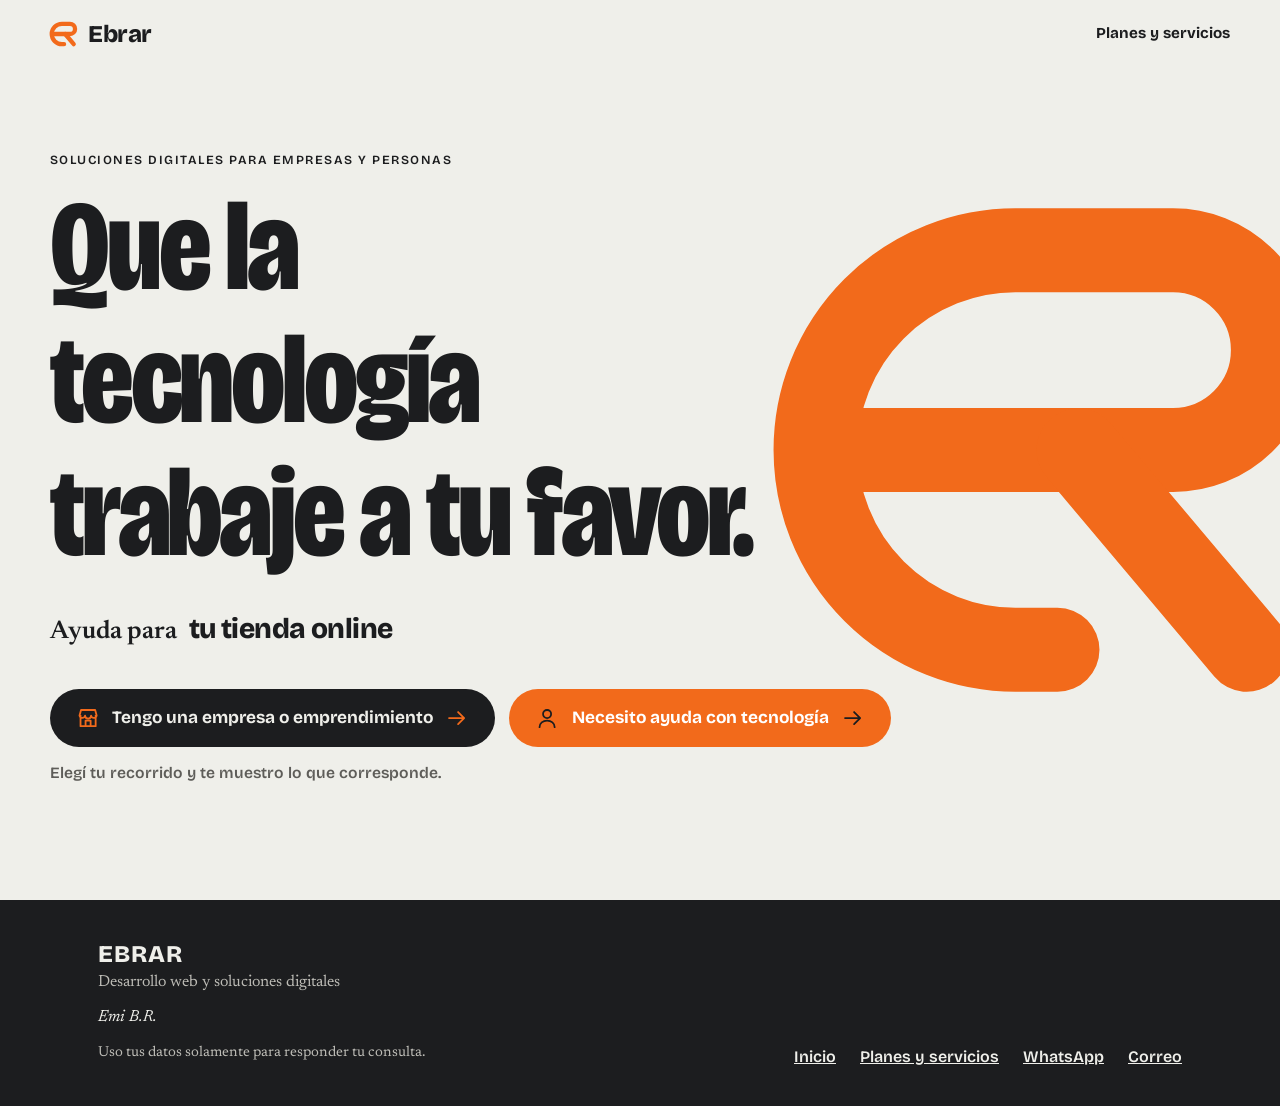
<file: index.html>
<!doctype html>
<html lang="es-AR">
<head>
<meta charset="utf-8">
<meta name="viewport" content="width=device-width, initial-scale=1">
<title>Ebrar | Desarrollo web y soluciones digitales</title>
<meta name="description" content="Sitios web, tiendas online, integraciones y automatización comercial para empresas y emprendimientos. Acompañamiento tecnológico paciente y respetuoso para personas. Trabajo directo, desde Argentina y en remoto.">
<meta name="theme-color" content="#EFEFEA">
<meta name="robots" content="index, follow">
<!-- Cuando tengas el dominio definitivo, agregá: <link rel="canonical" href="https://tu-dominio"> -->
<meta property="og:type" content="website">
<meta property="og:locale" content="es_AR">
<meta property="og:site_name" content="Ebrar">
<meta property="og:title" content="Ebrar | Desarrollo web y soluciones digitales">
<meta property="og:description" content="Que la tecnología trabaje a tu favor. Soluciones digitales para empresas y acompañamiento tecnológico para personas.">
<meta property="og:image" content="og.png">
<meta property="og:image:width" content="1200">
<meta property="og:image:height" content="630">
<meta name="twitter:card" content="summary_large_image">
<link rel="icon" type="image/svg+xml" href="logo.svg">
<link rel="preconnect" href="https://fonts.googleapis.com">
<link rel="preconnect" href="https://fonts.gstatic.com" crossorigin>
<link rel="stylesheet" href="https://fonts.googleapis.com/css2?family=Bricolage+Grotesque:opsz,wdth,wght@12..96,75..100,500..800&family=Newsreader:ital,opsz,wght@0,6..72,400..600;1,6..72,400..500&display=swap">
<link rel="stylesheet" href="styles.css">
<script type="application/ld+json">
{"@context":"https://schema.org","@type":"ProfessionalService","name":"Ebrar","description":"Desarrollo web y soluciones digitales para empresas y emprendimientos, y acompañamiento tecnológico para personas.","areaServed":"AR"}
</script>
</head>
<body>
<a class="skip" href="#contenido">Saltar al contenido</a>

<svg width="0" height="0" style="position:absolute" aria-hidden="true" focusable="false"><defs>
<symbol id="i-phone" viewBox="0 0 24 24"><rect x="7" y="2" width="10" height="20" rx="2.5"/><path d="M11 18.5h2"/></symbol>
<symbol id="i-chat" viewBox="0 0 24 24"><path d="M4 5h16v11H9.5L5 20v-4H4z"/><path d="M8 9.5h8M8 12.5h5"/></symbol>
<symbol id="i-folder" viewBox="0 0 24 24"><path d="M3 6.5h6l2 2.5h10V19H3z"/><circle cx="9" cy="14" r="1.6"/><path d="M12 17.5l3-3 3 3"/></symbol>
<symbol id="i-doc" viewBox="0 0 24 24"><path d="M6 3h8.5L19 7.5V21H6z"/><path d="M14 3v5h5M9.5 14.5l2 2 3.5-4"/></symbol>
<symbol id="i-shield" viewBox="0 0 24 24"><path d="M12 3l8 3v6c0 5-3.4 8-8 9-4.6-1-8-4-8-9V6z"/><path d="M8.5 12l2.5 2.5 4.5-5"/></symbol>
<symbol id="i-store" viewBox="0 0 24 24"><path d="M3.5 9.5L5 4h14l1.5 5.5M4.5 9.5V20h15V9.5M9.5 20v-5.5h5V20M3.5 9.5a2.8 2.8 0 0 0 5.5 0 2.8 2.8 0 0 0 6 0 2.8 2.8 0 0 0 5.5 0"/></symbol>
<symbol id="i-user" viewBox="0 0 24 24"><circle cx="12" cy="8" r="4"/><path d="M4.5 21c0-4 3.4-6.5 7.5-6.5s7.5 2.5 7.5 6.5"/></symbol>
<symbol id="i-arrow" viewBox="0 0 24 24"><path d="M4 12h15M13 6l6 6-6 6"/></symbol>
<symbol id="i-ear" viewBox="0 0 24 24"><path d="M5 5h14v10h-7l-4 4v-4H5z"/><path d="M9 9h6"/></symbol>
<symbol id="i-search" viewBox="0 0 24 24"><circle cx="10.5" cy="10.5" r="6"/><path d="M15 15l5.5 5.5"/></symbol>
<symbol id="i-bolt" viewBox="0 0 24 24"><path d="M13 2.5L4.5 13.5H11l-1 8 8.5-11H12z"/></symbol>
<symbol id="i-check" viewBox="0 0 24 24"><circle cx="12" cy="12" r="9"/><path d="M8 12.5l3 3 5-6"/></symbol>
<symbol id="i-swap" viewBox="0 0 24 24"><path d="M5 8h14l-3-3M19 16H5l3 3"/></symbol>
<symbol id="i-info" viewBox="0 0 24 24"><circle cx="12" cy="12" r="9"/><path d="M12 11v5.5M12 7.8h.01"/></symbol>
<symbol id="i-calendar" viewBox="0 0 24 24"><path d="M4 6h16v14H4zM4 10.5h16M8 3.5v4M16 3.5v4"/></symbol>
</defs></svg>

<!-- Selector de recorrido: barra fina que aparece al subir el scroll (no tapa el contenido) -->
<header id="bar"><a class="brand" href="#inicio" aria-label="Ebrar, volver al inicio"><svg viewBox="-4 10 112 100" aria-hidden="true" focusable="false"><g fill="none" stroke="currentColor" stroke-width="16" stroke-linecap="round" stroke-linejoin="round"><path d="M56 98H48A38 38 0 0 1 48 22H78A19 19 0 0 1 78 60H12"/><path d="M60 60L92 98"/></g></svg>Ebrar</a>
  <div class="sw" data-sw="h" role="group" aria-label="Cambiar de recorrido"><span class="pill"></span><button type="button" data-pick="a" aria-pressed="true">Empresas</button><button type="button" data-pick="b" aria-pressed="false">Personas</button></div></header>

<main id="contenido">
<section class="cover" id="inicio" aria-labelledby="titulo-hero">
  <div class="top">
    <a class="brand" href="#inicio" aria-label="Ebrar, inicio"><svg viewBox="-4 10 112 100" aria-hidden="true" focusable="false"><g fill="none" stroke="currentColor" stroke-width="16" stroke-linecap="round" stroke-linejoin="round"><path d="M56 98H48A38 38 0 0 1 48 22H78A19 19 0 0 1 78 60H12"/><path d="M60 60L92 98"/></g></svg>Ebrar</a>
    <nav class="toplinks" aria-label="Principal"><a href="precios.html">Planes y servicios</a></nav>
  </div>
  <svg class="big-mark" id="mark" viewBox="-4 10 112 100" aria-hidden="true" focusable="false"><g fill="none" stroke="currentColor" stroke-width="16" stroke-linecap="round" stroke-linejoin="round"><path pathLength="1" d="M56 98H48A38 38 0 0 1 48 22H78A19 19 0 0 1 78 60H12"/><path pathLength="1" d="M60 60L92 98"/></g></svg>
  <div class="cover__in">
    <p class="desc">Soluciones digitales para empresas y personas</p>
    <h1 id="titulo-hero"><span class="l"><span>Que la</span></span><span class="l"><span>tecnología</span></span><span class="l"><span>trabaje a tu favor.</span></span></h1>
    <p class="roll" aria-hidden="true">Ayuda para <b><span id="rollbox"></span></b></p>
    <div class="cta">
      <button class="pick pick--a" type="button" data-pick="a"><svg class="i" aria-hidden="true"><use href="#i-store"/></svg><span>Tengo una empresa o emprendimiento</span><svg class="i ar" aria-hidden="true"><use href="#i-arrow"/></svg></button>
      <button class="pick pick--b" type="button" data-pick="b"><svg class="i" aria-hidden="true"><use href="#i-user"/></svg><span>Necesito ayuda con tecnología</span><svg class="i ar" aria-hidden="true"><use href="#i-arrow"/></svg></button>
    </div>
    <p class="preview" id="preview" aria-live="polite">Elegí tu recorrido y te muestro lo que corresponde.</p>
  </div>
</section>

<div id="reveal" data-aud="a">
  <header class="rbar">
    <a class="brand" href="#inicio" aria-label="Ebrar, volver al inicio"><svg viewBox="-4 10 112 100" aria-hidden="true" focusable="false"><g fill="none" stroke="currentColor" stroke-width="16" stroke-linecap="round" stroke-linejoin="round"><path d="M56 98H48A38 38 0 0 1 48 22H78A19 19 0 0 1 78 60H12"/><path d="M60 60L92 98"/></g></svg>Ebrar</a>
    <nav aria-label="Secundaria"><a href="precios.html" aria-label="Planes y servicios">Planes</a><a href="#sobre-mi">Sobre mí</a><a href="#contacto-a" id="nav-contacto">Contacto</a></nav>
  </header>

  <!-- ===== EMPRESAS Y COMERCIOS ===== -->
  <section class="s only-a" id="empresas" aria-labelledby="t-emp"><div class="wrap">
    <p class="k rv">Para empresas, comercios y emprendimientos</p>
    <h2 class="rv" id="t-emp">Tu web, tu tienda y tus procesos, <em>más simples.</em></h2>
    <p class="lead rv">Cada proyecto se evalúa según su complejidad, el presupuesto y tu situación. Las herramientas se eligen en función de lo que necesitás, y la viabilidad técnica se confirma caso por caso.</p>
    <div class="stack">
      <article class="card" style="--i:0"><p class="n" aria-hidden="true">01</p><div><h3>Sitios web y tiendas online</h3><p>Crear, mantener y mejorar tu presencia digital, desde sitios institucionales hasta tiendas online, con las herramientas que realmente te convienen.</p><a class="link" href="#contacto-a" data-need="web">Consultar por mi web o tienda</a></div><ul aria-label="Qué puede incluir, según el proyecto"><li>Desarrollo de sitios web.</li><li>Creación y mejora de tiendas online.</li><li>Mantenimiento técnico y corrección de errores.</li><li>Mejoras de navegación y experiencia de usuario.</li><li>Optimización de rendimiento.</li><li>Asesoramiento sobre herramientas digitales adecuadas.</li></ul></article>
      <article class="card" style="--i:1"><p class="n" aria-hidden="true">02</p><div><h3>Integraciones y automatización comercial</h3><p>Menos tareas manuales: primero se analiza el proceso y después se define una solución viable, con alcance y presupuesto acordados.</p><a class="link" href="#contacto-a" data-need="integraciones">Evaluar una automatización</a></div><div><ul aria-label="Ejemplos de lo que se puede evaluar"><li>Organizar consultas comerciales.</li><li>Reducir la carga manual de tareas administrativas.</li><li>Conectar herramientas compatibles.</li><li>Mejorar el seguimiento de oportunidades.</li><li>Pasar información entre sistemas.</li></ul><p class="note">Algunas automatizaciones requieren investigación previa antes de confirmar su viabilidad.</p></div></article>
      <article class="card" style="--i:2"><p class="n" aria-hidden="true">03</p><div><h3>Publicidad digital</h3><p>Tu negocio también puede necesitar una mano con su publicidad: configuración, gestión y revisión de campañas en Facebook e Instagram, según el alcance acordado.</p><a class="link" href="#contacto-a" data-need="publicidad">Consultar por publicidad digital</a></div><div><ul aria-label="Qué puede incluir"><li>Revisión de campañas existentes.</li><li>Configuración y organización de anuncios.</li><li>Propuestas de textos y creatividades.</li><li>Seguimiento de métricas y oportunidades de mejora.</li><li>Recomendaciones sobre presupuesto publicitario.</li></ul><p class="note">No se prometen ventas ni resultados específicos. La inversión publicitaria se abona por separado de los honorarios.</p></div></article>
      <article class="card" style="--i:3"><p class="n" aria-hidden="true">04</p><div><h3>Redes sociales</h3><p>Una opción adicional: puede contratarse por separado o combinarse con otros servicios.</p><a class="link" href="#contacto-a" data-need="redes">Consultar por redes sociales</a></div><div><ul aria-label="Qué puede incluir, según el acuerdo"><li>Calendario de contenidos y planificación.</li><li>Redacción de publicaciones.</li><li>Preparación de piezas gráficas.</li><li>Asesoramiento sobre la comunicación digital.</li></ul><p class="note">Producción audiovisual, atención de mensajes, moderación y publicidad paga son trabajos distintos y se acuerdan aparte.</p></div></article>
      <article class="card" style="--i:4"><p class="n" aria-hidden="true">05</p><div><h3>¿No sabés qué necesitás?</h3><p>Conversemos sobre tu situación, tus dificultades y las alternativas para tu presencia digital, tus herramientas y tus procesos.</p><a class="link" href="#contacto-a" data-need="consultoria">Conversar sobre mi negocio</a></div><p class="note" style="margin:0">No es una auditoría técnica gratuita. Si hace falta una consultoría específica, su alcance y condiciones se definen antes de empezar.</p></article>
    </div>
    <p class="lead rv" style="margin:40px 0 0"><a class="link" href="precios.html">Ver planes y servicios →</a></p>
  </div></section>

  <section class="s only-a" id="proceso-a" aria-labelledby="t-pa" style="padding-top:0"><div class="wrap">
    <p class="k rv">Cómo trabajo</p>
    <h2 class="rv" id="t-pa">Cinco pasos, <em>sin vueltas.</em></h2>
    <div class="pbar" aria-hidden="true"><i id="pbar-a"></i></div>
    <div class="sg" id="sg-a"></div>
  </div></section>

  <!-- ===== PERSONAS ===== -->
  <section class="s only-b" id="personas" aria-labelledby="t-per"><div class="wrap">
    <p class="k rv">Acompañamiento tecnológico para personas</p>
    <h2 class="rv" id="t-per">No hace falta saber de tecnología <em>para pedir ayuda.</em></h2>
    <p class="lead rv">Te acompaño con paciencia y a tu ritmo, para que uses el celular, la computadora y los servicios digitales con más confianza e independencia. Cada persona tiene sus propias dudas, y la ayuda se adapta a ellas.</p>
    <div class="pg" id="pg"></div>
    <div class="cta-row rv"><a class="btn" href="#contacto-b">Contame en qué necesitás ayuda</a></div>
    <aside class="notice rv" role="note"><svg class="i" aria-hidden="true"><use href="#i-info"/></svg><p><strong>Vos conservás el control.</strong> Nunca te voy a pedir contraseñas bancarias ni códigos de verificación: tus dispositivos y tus claves son tuyos. Tampoco ofrezco asesoramiento legal, financiero ni especializado en ciberseguridad.</p></aside>
    <p id="modalidad-info" class="note" hidden></p>
    <p class="lead rv" style="margin:32px 0 0"><a class="link" href="precios.html#personas">Ver planes y servicios →</a></p>
  </div></section>

  <section class="s only-b" id="proceso-b" aria-labelledby="t-pb" style="padding-top:0"><div class="wrap">
    <p class="k rv">Cómo es una sesión</p>
    <h2 class="rv" id="t-pb">Cuatro pasos, <em>a tu ritmo.</em></h2>
    <div class="pbar" aria-hidden="true"><i id="pbar-b"></i></div>
    <div class="sg" id="sg-b"></div>
  </div></section>

  <!-- ===== SOBRE MÍ (compartido) ===== -->
  <section class="s" id="sobre-mi" aria-labelledby="t-sob" style="padding-top:0"><div class="wrap about">
    <h2 class="rv" id="t-sob">Detrás de Ebrar, hay una persona que disfruta encontrar soluciones.</h2>
    <div class="rv">
      <p>Mi trabajo combina marketing digital, desarrollo web y resolución de problemas tecnológicos.</p>
      <p>Tengo un enfoque práctico: me interesa entender cada necesidad antes de proponer algo, y explicar las soluciones de forma clara.</p>
      <p>Hablo directamente con cada persona o empresa: entendemos juntos qué hace falta y buscamos una solución que tenga sentido.</p>
      <p class="sign" aria-label="Emi B.R., la persona detrás de Ebrar">Emi B.R.</p>
      <p class="sign-note">La persona detrás de Ebrar</p>
    </div>
  </div></section>

  <!-- ===== PREGUNTAS FRECUENTES ===== -->
  <section class="s only-a" id="faq-a" aria-labelledby="t-fa" style="padding-top:0"><div class="wrap">
    <h2 class="rv" id="t-fa">Preguntas frecuentes</h2>
    <div class="rv">
      <details><summary>¿Podés trabajar sobre una web que ya existe?</summary><p>En general, sí. Primero reviso cómo está hecha y qué necesitás, y te cuento si es viable y con qué alcance.</p></details>
      <details><summary>¿Cómo se define el presupuesto?</summary><p>Después de entender tu necesidad, acordamos el alcance, los plazos y el valor antes de empezar. Podés conocer las opciones en la <a href="precios.html">página de planes y servicios</a> o pedir una propuesta a medida.</p></details>
      <details><summary>¿Puedo contratar solamente publicidad o redes sociales?</summary><p>Sí. Son servicios adicionales que pueden contratarse por separado o combinarse con otros, según lo que acordemos.</p></details>
      <details><summary>¿Podés conectar herramientas que ya utilizo?</summary><p>Depende de las herramientas, sus permisos y lo que necesites lograr. Lo evalúo con vos y te digo con honestidad si es viable.</p></details>
      <details><summary>¿La inversión publicitaria está incluida en tus honorarios?</summary><p>No. La inversión en anuncios se abona por separado de los honorarios profesionales.</p></details>
    </div>
  </div></section>
  <section class="s only-b" id="faq-b" aria-labelledby="t-fb" style="padding-top:0"><div class="wrap">
    <h2 class="rv" id="t-fb">Preguntas frecuentes</h2>
    <div class="rv">
      <details><summary>¿Necesito conocimientos previos?</summary><p>No. Partimos de lo que sabés hoy y avanzamos a tu ritmo.</p></details>
      <details><summary>¿Podés ayudarme con mi propio celular o computadora?</summary><p>Sí, esa es la idea: trabajar con tu dispositivo y tus aplicaciones, para que aprendas a usarlos vos.</p></details>
      <details><summary>¿Cómo se desarrolla una sesión?</summary><p>El contenido se adapta a lo que necesitás. Antes de empezar coordinamos qué querés resolver y cómo vamos a trabajar.</p></details>
      <details><summary>¿Puedo consultar por una dificultad específica?</summary><p>Sí. Contame qué te está pasando y vemos si puedo ayudarte.</p></details>
      <details><summary>¿Cómo se protege mi información personal?</summary><p>Solo te pido los datos mínimos para contactarte. No necesito tus contraseñas ni códigos de verificación, y vos mantenés el control de tus cuentas y dispositivos.</p></details>
    </div>
  </div></section>

  <!-- ===== CONTACTO ===== -->
  <section class="s only-a" id="contacto-a" aria-labelledby="t-ca" style="padding-top:0"><div class="wrap contact">
    <div><h2 id="t-ca">¿Qué te gustaría resolver?</h2><p>Contame qué está pasando y evaluamos cuál es la mejor forma de resolverlo.</p><p style="margin-top:18px"><a class="btn" data-wa hidden>Escribime por WhatsApp</a></p></div>
    <form class="form" id="form-a" data-kind="a" novalidate>
      <div class="field"><label class="field__label" for="a-name">Nombre</label><input class="field__input" id="a-name" name="name" type="text" autocomplete="name" maxlength="80" required><p class="field__error" id="a-e-name" hidden></p></div>
      <div class="field"><label class="field__label" for="a-contact">Medio de contacto (WhatsApp o correo)</label><input class="field__input" id="a-contact" name="contact" type="text" autocomplete="email" maxlength="120" required><p class="field__error" id="a-e-contact" hidden></p></div>
      <div class="field"><label class="field__label" for="a-need">Tipo de necesidad</label><select class="field__input" id="a-need" name="need" required><option value="">Elegí una opción</option><option value="web">Sitio web o tienda online</option><option value="integraciones">Integraciones y automatización</option><option value="publicidad">Publicidad digital</option><option value="redes">Redes sociales</option><option value="consultoria">Consultoría digital</option><option value="otra">Otra necesidad</option></select><p class="field__error" id="a-e-need" hidden></p></div>
      <div class="field"><label class="field__label" for="a-message">Descripción breve del proyecto</label><textarea class="field__input field__input--area" id="a-message" name="message" rows="4" maxlength="2000" required></textarea><p class="field__error" id="a-e-message" hidden></p></div>
      <div class="trap" aria-hidden="true"><label for="a-web">No completar este campo</label><input id="a-web" name="web" type="text" tabindex="-1" autocomplete="off"></div>
      <button class="btn" type="submit">Enviar consulta</button>
      <p class="form__status" id="a-status" role="status" aria-live="polite"></p>
    </form>
  </div></section>
  <section class="s only-b" id="contacto-b" aria-labelledby="t-cb" style="padding-top:0"><div class="wrap contact">
    <div><h2 id="t-cb">Contame en qué necesitás ayuda.</h2><p>Escribime con tus palabras, sin tecnicismos. Vemos juntos cómo ayudarte.</p><p style="margin-top:18px"><a class="btn" data-wa hidden>Escribime por WhatsApp</a></p></div>
    <form class="form" id="form-b" data-kind="b" novalidate>
      <div class="field"><label class="field__label" for="b-name">Nombre</label><input class="field__input" id="b-name" name="name" type="text" autocomplete="name" maxlength="80" required><p class="field__error" id="b-e-name" hidden></p></div>
      <div class="field"><label class="field__label" for="b-contact">Medio de contacto (WhatsApp o correo)</label><input class="field__input" id="b-contact" name="contact" type="text" autocomplete="email" maxlength="120" required><p class="field__error" id="b-e-contact" hidden></p></div>
      <div class="field"><label class="field__label" for="b-message">Contame qué dificultad tenés</label><textarea class="field__input field__input--area" id="b-message" name="message" rows="4" maxlength="2000" required aria-describedby="b-hint"></textarea><p class="field__hint" id="b-hint">Por favor, no escribas contraseñas, códigos ni datos bancarios.</p><p class="field__error" id="b-e-message" hidden></p></div>
      <div class="field" id="modalidad-field" hidden><label class="field__label" for="b-mode">Modalidad preferida</label><select class="field__input" id="b-mode" name="mode"><option value="">Sin preferencia</option></select></div>
      <div class="trap" aria-hidden="true"><label for="b-web">No completar este campo</label><input id="b-web" name="web" type="text" tabindex="-1" autocomplete="off"></div>
      <button class="btn" type="submit">Enviar consulta</button>
      <p class="form__status" id="b-status" role="status" aria-live="polite"></p>
    </form>
  </div></section>
</div>
</main>

<footer class="footer">
  <div class="wrap footer__in">
    <div><p class="fb">EBRAR</p><p>Desarrollo web y soluciones digitales</p><p class="fs">Emi B.R.</p><p style="margin-top:12px;font-size:.9rem">Uso tus datos solamente para responder tu consulta.</p></div>
    <nav aria-label="Pie de página"><a href="#inicio">Inicio</a><a href="precios.html">Planes y servicios</a><a href="#sobre-mi" class="foot-about" hidden>Sobre mí</a><a href="#" data-wa hidden>WhatsApp</a><a href="#" data-mail hidden>Correo</a></nav>
  </div>
</footer>
<div class="wipe" id="wipe" aria-hidden="true"></div>

<script src="config.js"></script>
<script src="common.js"></script>
<script src="main.js"></script>
</body>
</html>
</file>
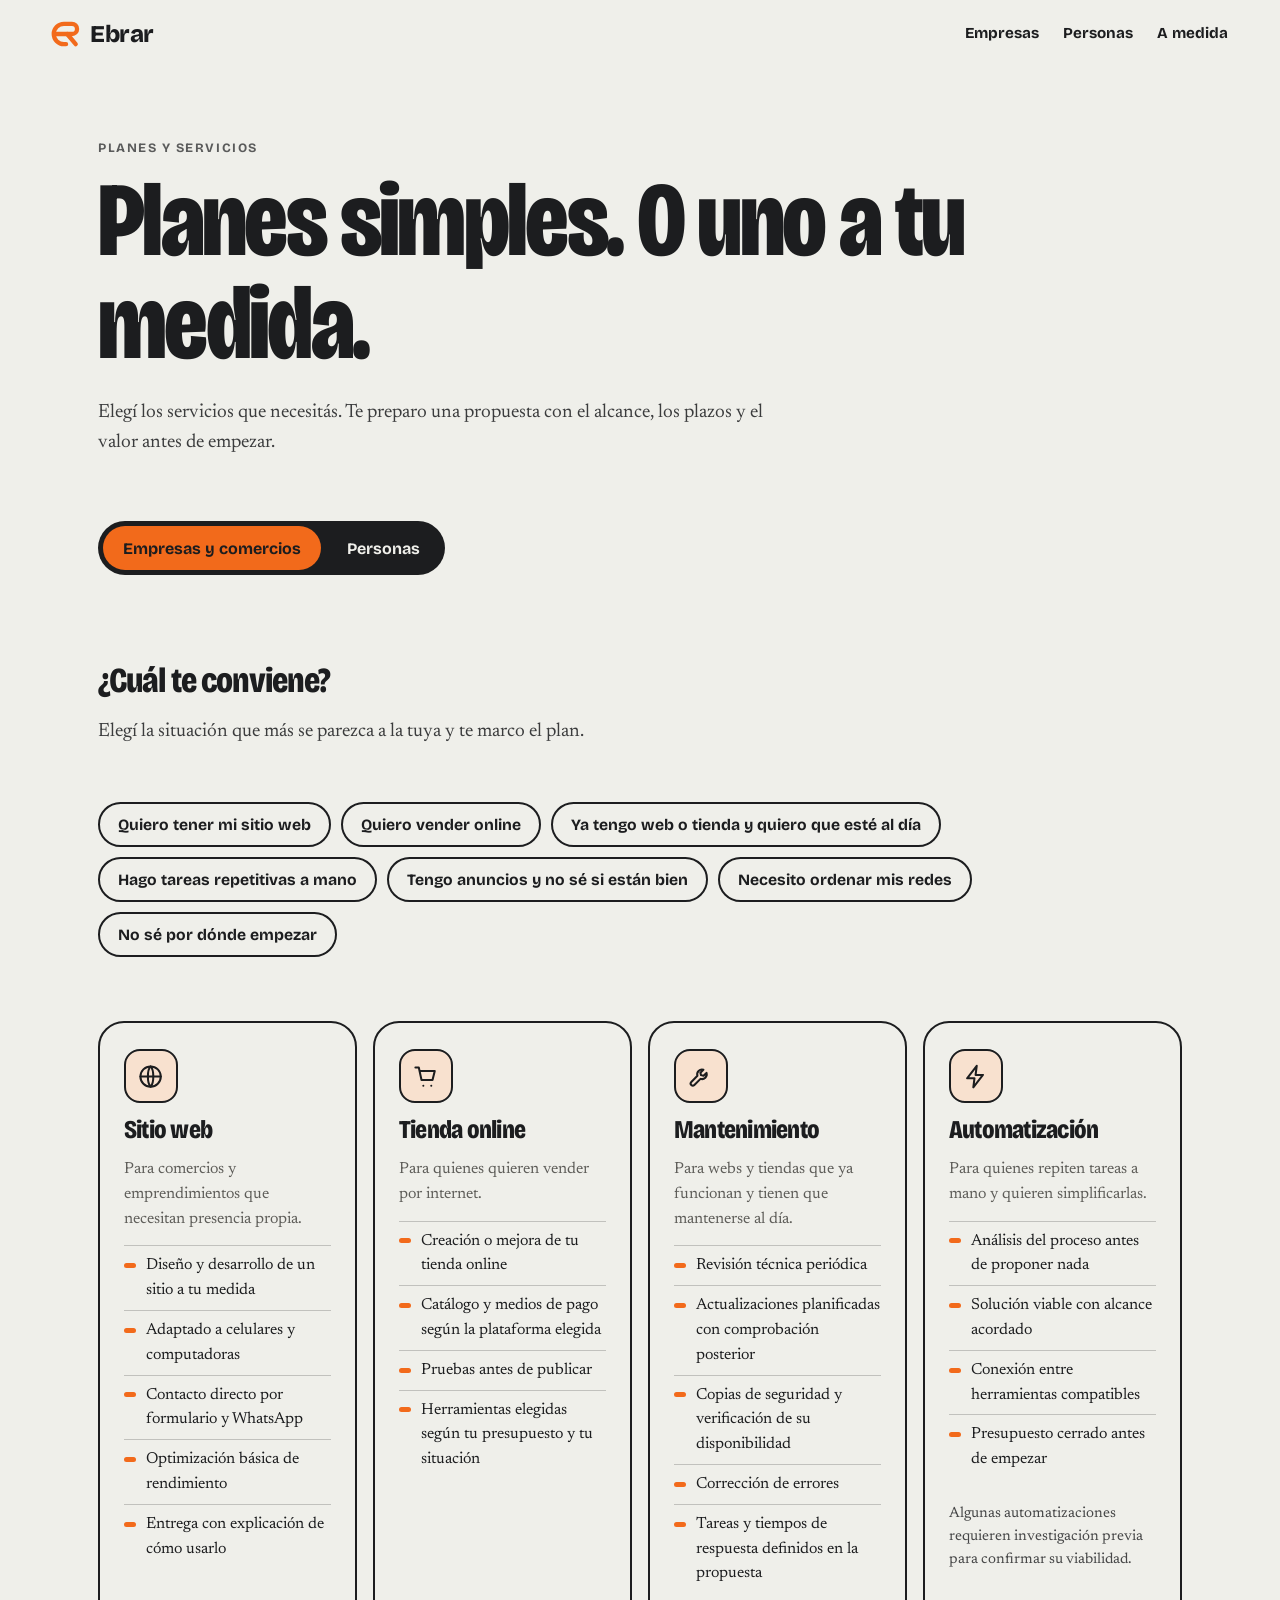
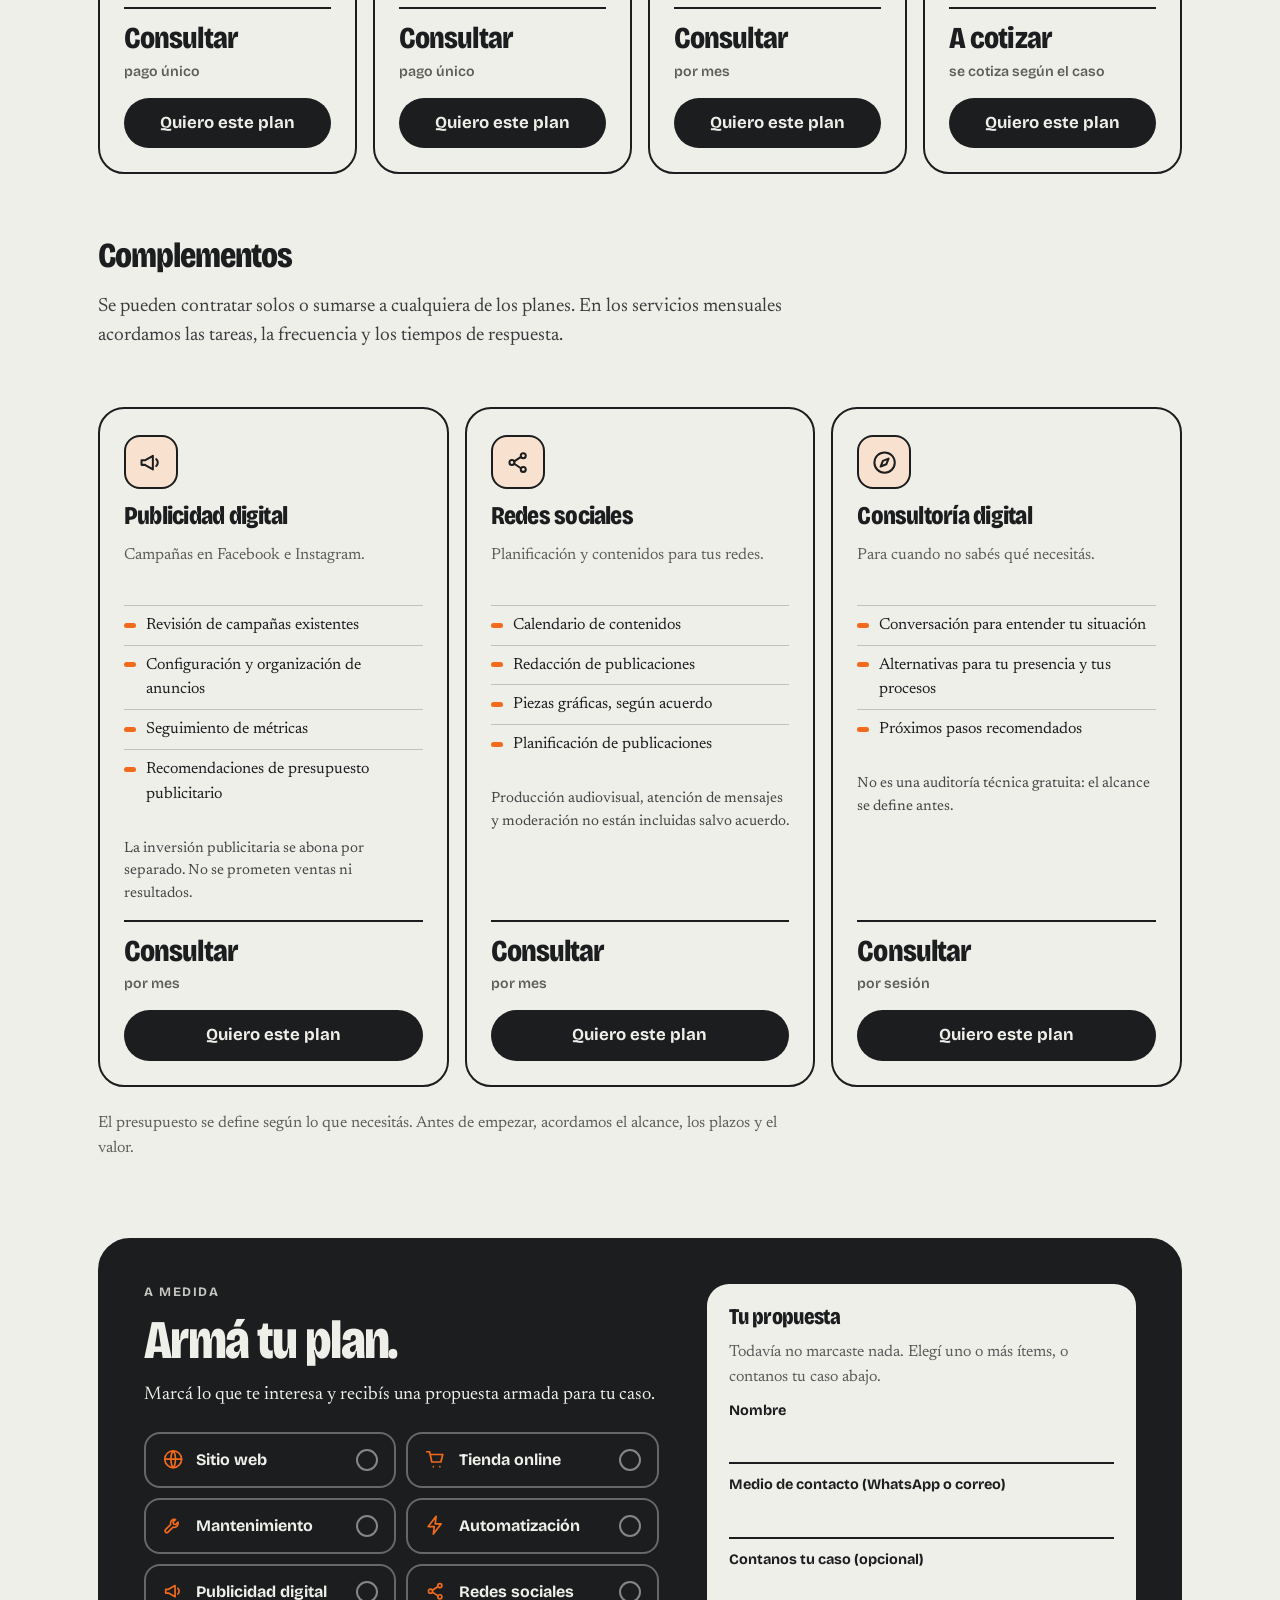
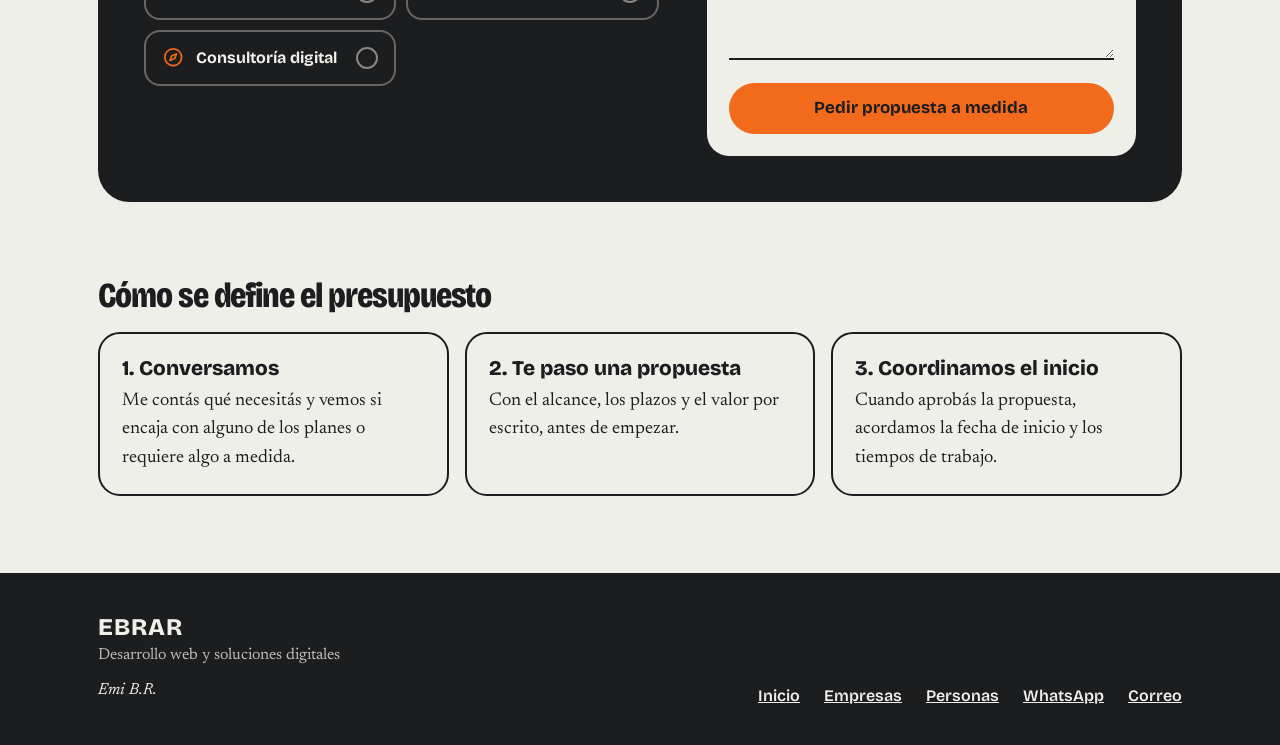
<file: precios.html>
<!doctype html>
<html lang="es-AR">
<head>
<meta charset="utf-8">
<meta name="viewport" content="width=device-width, initial-scale=1">
<title>Planes y servicios | Ebrar</title>
<meta name="description" content="Sitios web, tiendas online, mantenimiento, automatización, publicidad, redes y acompañamiento tecnológico personal. Pedí una propuesta con alcance, plazos y presupuesto acordados.">
<meta name="theme-color" content="#EFEFEA">
<meta name="robots" content="index, follow">
<meta property="og:type" content="website">
<meta property="og:locale" content="es_AR">
<meta property="og:site_name" content="Ebrar">
<meta property="og:title" content="Planes y servicios | Ebrar">
<meta property="og:description" content="Planes simples para empresas y para personas, o una propuesta a medida.">
<meta property="og:image" content="og.png">
<meta name="twitter:card" content="summary_large_image">
<link rel="icon" type="image/svg+xml" href="logo.svg">
<link rel="preconnect" href="https://fonts.googleapis.com">
<link rel="preconnect" href="https://fonts.gstatic.com" crossorigin>
<link rel="stylesheet" href="https://fonts.googleapis.com/css2?family=Bricolage+Grotesque:opsz,wdth,wght@12..96,75..100,500..800&family=Newsreader:ital,opsz,wght@0,6..72,400..600;1,6..72,400..500&display=swap">
<link rel="stylesheet" href="styles.css">
</head>
<body>
<a class="skip" href="#contenido">Saltar al contenido</a>
<svg width="0" height="0" style="position:absolute" aria-hidden="true" focusable="false"><defs>
<symbol id="i-phone" viewBox="0 0 24 24"><rect x="7" y="2" width="10" height="20" rx="2.5"/><path d="M11 18.5h2"/></symbol>
<symbol id="i-chat" viewBox="0 0 24 24"><path d="M4 5h16v11H9.5L5 20v-4H4z"/><path d="M8 9.5h8M8 12.5h5"/></symbol>
<symbol id="i-folder" viewBox="0 0 24 24"><path d="M3 6.5h6l2 2.5h10V19H3z"/><circle cx="9" cy="14" r="1.6"/><path d="M12 17.5l3-3 3 3"/></symbol>
<symbol id="i-doc" viewBox="0 0 24 24"><path d="M6 3h8.5L19 7.5V21H6z"/><path d="M14 3v5h5M9.5 14.5l2 2 3.5-4"/></symbol>
<symbol id="i-shield" viewBox="0 0 24 24"><path d="M12 3l8 3v6c0 5-3.4 8-8 9-4.6-1-8-4-8-9V6z"/><path d="M8.5 12l2.5 2.5 4.5-5"/></symbol>
<symbol id="i-globe" viewBox="0 0 24 24"><circle cx="12" cy="12" r="9"/><path d="M3 12h18M12 3c3.2 3.2 3.2 14.8 0 18M12 3c-3.2 3.2-3.2 14.8 0 18"/></symbol>
<symbol id="i-cart" viewBox="0 0 24 24"><path d="M3 4h3l2.4 11h9.7l2-8H7M10 20h.01M17 20h.01"/></symbol>
<symbol id="i-wrench" viewBox="0 0 24 24"><path d="M14.5 6a4.2 4.2 0 0 0-5.3 5.3L3.8 16.7a1.9 1.9 0 0 0 2.7 2.7l5.4-5.4a4.2 4.2 0 0 0 5.3-5.3l-2.6 2.6-2.2-.6-.6-2.2z"/></symbol>
<symbol id="i-bolt" viewBox="0 0 24 24"><path d="M13 2.5L4.5 13.5H11l-1 8 8.5-11H12z"/></symbol>
<symbol id="i-megaphone" viewBox="0 0 24 24"><path d="M4 10v4h3l7 4V6L7 10zM17 9a4 4 0 0 1 0 6"/></symbol>
<symbol id="i-share" viewBox="0 0 24 24"><circle cx="7" cy="12" r="2.2"/><circle cx="17" cy="6" r="2.2"/><circle cx="17" cy="18" r="2.2"/><path d="M9 11l6-4M9 13l6 4"/></symbol>
<symbol id="i-compass" viewBox="0 0 24 24"><circle cx="12" cy="12" r="9"/><path d="M15.5 8.5L13.5 13.5 8.5 15.5 10.5 10.5z"/></symbol>
<symbol id="i-calendar" viewBox="0 0 24 24"><path d="M4 6h16v14H4zM4 10.5h16M8 3.5v4M16 3.5v4"/></symbol>
<symbol id="i-layers" viewBox="0 0 24 24"><path d="M12 3l9 5-9 5-9-5zM3 13l9 5 9-5"/></symbol>
<symbol id="i-user" viewBox="0 0 24 24"><circle cx="12" cy="8" r="4"/><path d="M4.5 21c0-4 3.4-6.5 7.5-6.5s7.5 2.5 7.5 6.5"/></symbol>
<symbol id="i-sliders" viewBox="0 0 24 24"><path d="M4 7h10M18 7h2M4 17h2M10 17h10M14 5v4M8 15v4"/></symbol>
</defs></svg>

<div class="pricing" id="pricing" data-aud="a">
  <header class="rbar">
    <a class="brand" href="index.html" aria-label="Ebrar, ir al inicio"><svg viewBox="-4 10 112 100" aria-hidden="true" focusable="false"><g fill="none" stroke="currentColor" stroke-width="16" stroke-linecap="round" stroke-linejoin="round"><path d="M56 98H48A38 38 0 0 1 48 22H78A19 19 0 0 1 78 60H12"/><path d="M60 60L92 98"/></g></svg>Ebrar</a>
    <nav aria-label="Principal"><a href="index.html?aud=a">Empresas</a><a href="index.html?aud=b">Personas</a><a href="#armar">A medida</a></nav>
  </header>

  <main id="contenido">
    <section class="ph wrap" aria-labelledby="titulo-precios">
      <p class="k">Planes y servicios</p>
      <h1 id="titulo-precios">Planes simples. O uno a tu medida.</h1>
      <p class="lead">Elegí los servicios que necesitás. Te preparo una propuesta con el alcance, los plazos y el valor antes de empezar.</p>
      <div class="atabs" role="tablist" aria-label="Elegí tu recorrido">
        <button type="button" role="tab" id="tab-a" aria-selected="true" aria-controls="plans">Empresas y comercios</button>
        <button type="button" role="tab" id="tab-b" aria-selected="false" aria-controls="plans" tabindex="-1">Personas</button>
      </div>
    </section>

    <section class="s wrap" style="padding-top:clamp(16px,3vw,32px)" aria-labelledby="t-reco">
      <h2 class="h3s" id="t-reco">¿Cuál te conviene?</h2>
      <p class="lead" style="margin-top:0">Elegí la situación que más se parezca a la tuya y te marco el plan.</p>
      <div class="situ" id="situ" role="group" aria-label="Situaciones"></div>
      <div id="plans" role="tabpanel" aria-live="polite"></div>
      <div class="addons" id="addons-wrap" hidden>
        <h2 class="h3s" id="t-add">Complementos</h2>
        <p class="lead" style="margin-top:0">Se pueden contratar solos o sumarse a cualquiera de los planes. En los servicios mensuales acordamos las tareas, la frecuencia y los tiempos de respuesta.</p>
        <div id="addons"></div>
      </div>
      <p class="pnote" id="pnote"></p>
    </section>

    <section class="s wrap" id="armar" style="padding-top:0" aria-labelledby="t-build">
      <div class="build">
        <div>
          <p class="k" style="opacity:.8">A medida</p>
          <h2 id="t-build">Armá tu plan.</h2>
          <p id="build-lead">Marcá lo que te interesa y recibís una propuesta pensada para tu caso.</p>
          <ul class="mods" id="mods"></ul>
        </div>
        <form class="sum" id="form-sum" novalidate aria-labelledby="t-sum">
          <h3 id="t-sum">Tu propuesta</h3>
          <div id="sum-list" aria-live="polite"></div>
          <div class="field"><label class="field__label" for="s-name">Nombre</label><input class="field__input" id="s-name" name="name" type="text" autocomplete="name" maxlength="80" required><p class="field__error" id="s-e-name" hidden></p></div>
          <div class="field"><label class="field__label" for="s-contact">Medio de contacto (WhatsApp o correo)</label><input class="field__input" id="s-contact" name="contact" type="text" autocomplete="email" maxlength="120" required><p class="field__error" id="s-e-contact" hidden></p></div>
          <div class="field"><label class="field__label" for="s-message">Contanos tu caso (opcional)</label><textarea class="field__input field__input--area" id="s-message" name="message" rows="3" maxlength="1500"></textarea><p class="field__error" id="s-e-message" hidden></p></div>
          <div class="trap" aria-hidden="true"><label for="s-web">No completar este campo</label><input id="s-web" name="web" type="text" tabindex="-1" autocomplete="off"></div>
          <button class="btn" type="submit">Pedir propuesta a medida</button>
          <p class="form__status" id="s-status" role="status" aria-live="polite"></p>
        </form>
      </div>
    </section>

    <section class="s wrap how" aria-labelledby="t-how" style="padding-top:0">
      <h2 class="h3s" id="t-how">Cómo se define el presupuesto</h2>
      <ol>
        <li><b>1. Conversamos</b>Me contás qué necesitás y vemos si encaja con alguno de los planes o requiere algo a medida.</li>
        <li><b>2. Te paso una propuesta</b>Con el alcance, los plazos y el valor por escrito, antes de empezar.</li>
        <li><b>3. Coordinamos el inicio</b>Cuando aprobás la propuesta, acordamos la fecha de inicio y los tiempos de trabajo.</li>
      </ol>
    </section>
  </main>

  <footer class="footer">
    <div class="wrap footer__in">
      <div><p class="fb">EBRAR</p><p>Desarrollo web y soluciones digitales</p><p class="fs">Emi B.R.</p></div>
      <nav aria-label="Pie de página"><a href="index.html">Inicio</a><a href="index.html?aud=a">Empresas</a><a href="index.html?aud=b">Personas</a><a href="#" data-wa hidden>WhatsApp</a><a href="#" data-mail hidden>Correo</a></nav>
    </div>
  </footer>
</div>

<script src="config.js"></script>
<script src="common.js"></script>
<script src="precios.js"></script>
</body>
</html>
</file>
<file: styles.css>
/* Ebrar — estilos. Colores y tipografías centralizados en :root. Sin dependencias, sin build. */
:root{
  --paper:#EFEFEA;--ink:#1C1D1F;--ink2:#34353a;--orange:#F26A1B;--orange2:#D9590F;--tint:#F8E1CF;--muted:#5E5D59;
  --fd:"Bricolage Grotesque","Arial Narrow",system-ui,sans-serif;--ft:"Newsreader",Georgia,serif;
  --g:clamp(20px,5vw,48px);--ease:cubic-bezier(.2,.8,.2,1);--maxw:1180px
}
*{box-sizing:border-box}
html{scroll-behavior:smooth;-webkit-text-size-adjust:100%}
body{margin:0;background:var(--paper);color:var(--ink);font:1.15rem/1.55 var(--ft);overflow-x:hidden;text-rendering:optimizeLegibility}
h1,h2,h3,p{margin:0}
h1,h2,h3{font-family:var(--fd);font-weight:800;line-height:1;letter-spacing:-.03em;font-variation-settings:"wdth" 80}
a{color:inherit}
:focus-visible{outline:3px solid var(--orange);outline-offset:3px}
.wrap{max-width:var(--maxw);margin-inline:auto;padding-inline:var(--g)}
.skip{position:absolute;left:12px;top:-80px;z-index:200;padding:10px 16px;background:var(--ink);color:var(--paper);font-family:var(--fd)}
.skip:focus{top:12px}
svg.i{width:1em;height:1em;fill:none;stroke:currentColor;stroke-width:1.8;stroke-linecap:round;stroke-linejoin:round;flex:none}
.brand{display:flex;align-items:center;gap:10px;text-decoration:none;font:800 1.5rem var(--fd);letter-spacing:-.02em}
.brand svg{width:30px;height:28px;color:var(--orange)}
[hidden]{display:none!important}

/* ===== PORTADA (1 viewport) ===== */
.cover{position:relative;height:100vh;height:100svh;min-height:440px;display:flex;flex-direction:column;justify-content:center;padding:84px var(--g) 44px;overflow:hidden}
.top{position:absolute;inset:0 0 auto 0;height:68px;display:flex;align-items:center;justify-content:space-between;padding-inline:var(--g);z-index:5}
.toplinks{display:flex;gap:20px;font:700 .95rem var(--fd)}
.toplinks a{text-decoration:none;padding:8px 2px;border-bottom:2px solid transparent}.toplinks a:hover{border-color:var(--orange)}
.cover__in{position:relative;z-index:2;max-width:var(--maxw);margin-inline:auto;width:100%}
.desc{font:600 .78rem var(--fd);letter-spacing:.12em;text-transform:uppercase;margin-bottom:18px}
h1{position:relative;z-index:2;font-size:clamp(2.4rem,min(10vw,calc((100svh - 370px)/3.1)),8.2rem);font-variation-settings:"wdth" 78;letter-spacing:-.025em;line-height:.98}
.l{display:block;overflow:hidden;padding-bottom:.16em;margin-bottom:-.1em}
.l>span{display:block;transform:translateY(105%);animation:up 1s var(--ease) forwards}
.l:nth-child(2)>span{animation-delay:.1s}.l:nth-child(3)>span{animation-delay:.2s}
@keyframes up{to{transform:none}}
.roll{margin-top:clamp(18px,3vh,32px);font:600 clamp(1.1rem,2.2vw,1.6rem) var(--ft);display:flex;gap:.45em;align-items:baseline;flex-wrap:wrap}
.roll b{display:inline-block;height:1.3em;overflow:hidden;vertical-align:bottom;font:800 1.1em var(--fd);letter-spacing:-.02em;min-width:11ch}
.roll b span{display:block;height:1.3em}
.cta{margin-top:clamp(24px,4.5vh,44px);display:flex;gap:14px;flex-wrap:wrap}
.pick{position:relative;border:0;cursor:pointer;font:700 1.08rem var(--fd);padding:0 26px;border-radius:999px;min-height:58px;display:inline-flex;align-items:center;gap:12px;transition:transform .3s var(--ease),opacity .3s}
.pick .i{font-size:1.4em}.pick .ar{transition:transform .35s var(--ease)}
.pick:hover .ar,.pick:focus-visible .ar{transform:translateX(6px)}
.pick--a{background:var(--ink);color:var(--paper)}.pick--a .i{color:var(--orange)}
.pick--b{background:var(--orange);color:var(--ink)}
.pick--b>span{color:#fff}
.pick:hover .i:first-child{animation:wig .6s ease}
@keyframes wig{30%{transform:rotate(-12deg) scale(1.15)}60%{transform:rotate(8deg) scale(1.1)}}
/* cada botón conserva su familia de color al pasar el mouse o enfocarlo */
.pick--a:hover,.pick--a:focus-visible{background:var(--ink2);box-shadow:0 0 0 3px var(--ink),0 0 0 6px var(--paper),0 0 0 8px var(--ink)}
.pick--b:hover,.pick--b:focus-visible{background:var(--orange2);box-shadow:0 0 0 3px var(--orange2),0 0 0 6px var(--paper),0 0 0 8px var(--orange2)}
.pick:hover,.pick:focus-visible{transform:translateY(-3px)}
.preview{margin-top:16px;min-height:1.6em;font:600 .98rem var(--fd);color:var(--muted)}
.big-mark{position:absolute;z-index:1;right:-4vw;top:50%;width:min(46vw,620px);color:var(--orange);transform:translate(var(--px,0px),calc(-50% + var(--py,0px)));transition:transform .4s ease-out,color .5s,opacity .5s}
.big-mark path{stroke-dasharray:1 2;stroke-dashoffset:1.1;animation:draw 1.6s cubic-bezier(.6,.05,.2,1) .3s forwards}
.big-mark path+path{animation-delay:1.1s}
@keyframes draw{to{stroke-dashoffset:0}}

/* ventanas bajas (portátiles con barra de marcadores): se compacta el espaciado vertical */
@media(max-height:720px){.cover{padding-top:76px;padding-bottom:28px}.desc{margin-bottom:10px}.roll{margin-top:12px}.cta{margin-top:20px}.pick{min-height:52px}.preview{margin-top:10px}}
@media(max-height:520px){.cover{padding-top:72px;padding-bottom:20px}.roll,.preview{display:none}h1{font-size:clamp(1.8rem,min(10vw,calc((100svh - 250px)/3.1)),8.2rem)}}
/* móvil: logo grande y translúcido detrás del texto; título y subtítulo al centro, botones al pie */
@media(max-width:759px){
  .preview{display:none}
  .cover{padding:76px var(--g) 28px}
  .cover__in{flex:1;display:flex;flex-direction:column}
  h1{font-size:clamp(2.4rem,min(15vw,calc((100svh - 330px)/3.1)),5.4rem)}
  .desc{margin-top:auto}
  .roll{margin-bottom:auto}
  .cta{margin-top:20px;flex-direction:column;gap:12px}
  .pick{width:100%;justify-content:space-between}
  .big-mark{transform:none;width:112vw;right:-14vw;top:47%;margin-top:-50vw;opacity:.16;z-index:0}
}

/* ===== TRANSICIÓN ===== */
.wipe{position:fixed;inset:0;z-index:100;pointer-events:none;clip-path:circle(0 at 50% 50%);opacity:1}
.wipe.run{transition:clip-path .8s cubic-bezier(.7,0,.2,1)}
.wipe.fade{transition:opacity .5s ease;opacity:0}

/* ===== SELECTOR: barra fina que se oculta al bajar y reaparece al subir ===== */
.sw{position:relative;display:inline-flex;background:var(--ink);border-radius:999px;padding:3px;font:700 .82rem var(--fd)}
.sw button{position:relative;z-index:1;border:0;background:none;color:var(--paper);padding:8px 14px;border-radius:999px;cursor:pointer;font:inherit;min-height:38px;white-space:nowrap}
.sw button[aria-pressed=true]{color:var(--ink)}
.sw .pill{position:absolute;border-radius:999px;background:var(--orange);transition:all .45s var(--ease)}
#bar{position:fixed;z-index:60;inset:0 0 auto 0;height:52px;display:flex;align-items:center;justify-content:space-between;gap:12px;padding-inline:var(--g);transform:translateY(-110%);visibility:hidden;transition:transform .4s var(--ease),background .5s,color .5s,visibility 0s .4s;box-shadow:0 1px 0 rgba(28,29,31,.15)}
#bar.show{transform:none;visibility:visible;transition-delay:0s}
body[data-aud="a"] #bar{background:var(--ink);color:var(--paper);box-shadow:0 1px 0 rgba(239,239,234,.2)}
body[data-aud="b"] #bar{background:var(--tint);color:var(--ink)}
body[data-aud="a"] #bar .sw{background:#3a3b40}body[data-aud="b"] #bar .sw{background:var(--ink)}
#bar .brand{font-size:1.25rem}#bar .brand svg{width:24px;height:22px}
/* ===== CONTENIDO POR RECORRIDO ===== */
#reveal{display:none;transition:background .5s,color .5s}
#reveal.on{display:block}
#reveal[data-aud=a]{background:var(--ink);color:var(--paper)}
#reveal[data-aud=b]{background:var(--tint);color:var(--ink)}
.only-a,.only-b{display:none}
#reveal[data-aud=a] .only-a,#reveal[data-aud=b] .only-b{display:block}
.rbar{display:flex;align-items:center;justify-content:space-between;gap:16px;min-height:68px;padding-inline:var(--g);max-width:calc(var(--maxw) + 2*var(--g));margin-inline:auto}
.rbar nav{display:flex;gap:20px;font:700 .95rem var(--fd)}
.rbar nav a{text-decoration:none;padding:8px 2px;border-bottom:2px solid transparent}.rbar nav a:hover{border-color:var(--orange)}
@media(max-width:560px){.rbar nav{gap:12px;font-size:.85rem}.rbar .brand{font-size:1.25rem}}
@media(max-width:380px){.rbar{flex-wrap:wrap;gap:4px 16px;padding-block:10px}.rbar nav{gap:10px;font-size:.8rem;flex-wrap:wrap}}
section.s{padding-block:clamp(48px,6vw,80px);scroll-margin-top:56px}
.k{font:700 .8rem var(--fd);letter-spacing:.12em;text-transform:uppercase;opacity:.7;margin-bottom:14px}
h2{font-size:clamp(2.1rem,6vw,4.6rem);max-width:13em;margin-bottom:clamp(28px,5vw,60px)}
h2 em{font-style:normal;color:var(--orange)}
.lead{max-width:36em;margin:calc(-1*clamp(8px,3vw,28px)) 0 clamp(28px,5vw,56px);font-size:1.2rem;opacity:.85}
.rv{opacity:0;transform:translateY(40px);transition:opacity .8s var(--ease),transform .8s var(--ease);transition-delay:var(--d,0s)}
.rv.in{opacity:1;transform:none}
.link{display:inline-block;margin-top:12px;font:700 1rem var(--fd);text-decoration:underline;text-decoration-thickness:4px;text-underline-offset:6px}
.link:hover{text-decoration-color:var(--orange)}
.note{font-size:.98rem;margin-top:10px;opacity:.8}

/* Servicios para empresas: tarjetas apiladas */
.stack{position:relative}
.card{position:sticky;top:calc(68px + var(--i)*22px);margin-bottom:28px;border-radius:28px;padding:clamp(24px,4vw,48px);display:grid;gap:22px 40px;color:var(--ink);border:2px solid var(--ink);transform-origin:50% 0}
@media(min-width:760px){.card{grid-template-columns:110px 1fr 1fr}}
.card:nth-child(1){background:var(--paper)}.card:nth-child(2){background:var(--orange)}.card:nth-child(3){background:#E4E3DB}.card:nth-child(4){background:var(--tint)}.card:nth-child(5){background:var(--paper)}
.card .n{font:800 clamp(3rem,8vw,5.5rem)/.9 var(--fd);font-variation-settings:"wdth" 78}
.card h3{font-size:clamp(1.6rem,3.6vw,2.4rem);margin-bottom:10px}
.card ul{list-style:none;margin:0;padding:0}
.card li{padding:8px 0 8px 24px;border-top:1px solid rgba(28,29,31,.28);position:relative}
.card li:first-child{border:0}
.card li::before{content:"";position:absolute;left:0;top:1.02em;width:13px;height:6px;border-radius:6px;background:var(--ink)}
.card .link:hover{text-decoration-color:var(--ink)}

/* Pasos: grilla (2 columnas en móvil, 4-5 en escritorio) que se enciende en secuencia */
.pbar{height:6px;border-radius:6px;background:color-mix(in srgb,currentColor 20%,transparent);margin-bottom:22px;overflow:hidden}
.pbar i{display:block;height:100%;width:var(--p,0%);background:var(--orange);border-radius:6px;transition:width .6s var(--ease)}
.sg{display:grid;grid-template-columns:repeat(2,1fr);gap:14px}
.sg[data-n="5"] .st:last-child{grid-column:span 2}
@media(min-width:900px){.sg[data-n="5"]{grid-template-columns:repeat(5,1fr)}.sg[data-n="4"]{grid-template-columns:repeat(4,1fr)}.sg[data-n="5"] .st:last-child{grid-column:auto}}
.st{position:relative;padding:20px 18px 22px;border-radius:22px;border:2px solid color-mix(in srgb,currentColor 25%,transparent);background:color-mix(in srgb,currentColor 5%,transparent);display:flex;flex-direction:column;gap:12px;min-height:200px;min-width:0;transition:opacity .8s var(--ease),transform .5s var(--ease),background .5s,color .5s,border-color .5s}
.st .sn{position:absolute;right:16px;top:14px;font:800 1rem var(--fd);opacity:.6}
.st .ic{width:48px;height:48px;border-radius:14px;display:grid;place-items:center;font-size:1.6rem;background:color-mix(in srgb,currentColor 12%,transparent);transition:all .5s var(--ease)}
.st h3{font-size:1.4rem;margin-bottom:6px;overflow-wrap:anywhere}
.st p{font-size:1rem;opacity:.85}
.st.on{background:var(--orange);color:var(--ink);border-color:var(--orange);transform:translateY(-8px)}
.st.on .ic{background:var(--ink);color:var(--orange);animation:pop .6s var(--ease)}
.st.done{border-color:var(--orange)}
@keyframes pop{40%{transform:scale(1.25) rotate(-8deg)}}

/* Personas: tarjetas con íconos (bento) */
.pg{display:grid;gap:16px;grid-template-columns:1fr}
.pc{position:relative;border-radius:26px;border:2px solid var(--ink);background:var(--paper);color:var(--ink);padding:26px 24px 28px;display:flex;flex-direction:column;gap:14px;overflow:hidden;transition:transform .4s var(--ease),box-shadow .4s var(--ease)}
.pc:hover{transform:translateY(-8px) rotate(-.6deg);box-shadow:0 14px 0 var(--ink)}
.pc .ic{width:62px;height:62px;border-radius:18px;display:grid;place-items:center;font-size:2rem;background:var(--tint);color:var(--ink);border:2px solid var(--ink);transition:all .45s var(--ease)}
.pc:hover .ic{background:var(--orange);transform:rotate(-8deg) scale(1.1)}
.pc h3{font-size:clamp(1.4rem,2.4vw,1.8rem)}.pc p{color:var(--muted);font-size:1.05rem}
.btn{display:inline-block;font:700 1.05rem var(--fd);text-decoration:none;padding:17px 26px;border:0;border-radius:999px;background:var(--ink);color:var(--paper);cursor:pointer;transition:transform .25s var(--ease),background .2s;line-height:1}
.btn:hover{transform:translateY(-3px);background:var(--ink2)}
.btn[disabled]{opacity:.55;cursor:not-allowed}
@media(min-width:620px){.pg{grid-template-columns:repeat(2,1fr)}.pc:last-child{grid-column:1/-1}}
@media(min-width:960px){.pg{grid-template-columns:repeat(3,1fr)}.pc:last-child{grid-column:span 2}}
.cta-row{margin-top:36px}
/* aviso informativo (no es una opción de servicio) */
.notice{display:flex;gap:16px;align-items:flex-start;margin-top:36px;padding:18px 22px;max-width:46em;border-left:6px solid var(--ink);background:rgba(255,255,255,.55);border-radius:6px 16px 16px 6px}
.notice .i{font-size:1.5rem;margin-top:2px;color:var(--orange2)}
.notice p{font-size:1.02rem}.notice strong{font-family:var(--fd);font-weight:800;letter-spacing:-.01em}

/* Sobre mí */
.about{display:grid;gap:28px}
@media(min-width:800px){.about{grid-template-columns:1fr 1fr;gap:64px;align-items:start}}
.about h2{margin-bottom:0}
.about p+p{margin-top:1em}
.sign{font:italic 500 clamp(2.2rem,7vw,3.4rem)/1 var(--ft);color:var(--orange);margin-top:28px}
.sign-note{font:600 .95rem var(--fd);opacity:.7;margin-top:6px}

/* Preguntas frecuentes */
details{border-top:2px solid currentColor}
details:last-of-type{border-bottom:2px solid currentColor}
summary{cursor:pointer;list-style:none;display:flex;justify-content:space-between;gap:16px;padding:16px 0;min-height:44px;font:700 1.08rem/1.25 var(--fd)}
summary::-webkit-details-marker{display:none}
summary::after{content:"+";font-size:1.5rem;line-height:1;color:var(--orange);font-weight:800}
details[open] summary::after{content:"–"}
details p{margin:0 0 16px;max-width:34em;font-size:1.05rem;opacity:.85}
details+details{margin-top:0}

/* Contacto */
.contact{display:grid;gap:36px}
@media(min-width:860px){.contact{grid-template-columns:1fr 1fr;gap:72px;align-items:start}}
.contact h2{margin-bottom:20px}
.contact p{max-width:28em}
.form{position:relative;display:grid;gap:22px;align-content:start}
#contacto-a,#contacto-b{padding-bottom:clamp(40px,5vw,64px)}
.field__label{display:block;margin-bottom:4px;font:700 1rem var(--fd)}
.field__input{width:100%;padding:10px 0;border:0;border-bottom:2px solid currentColor;border-radius:0;background:transparent;color:inherit;font:inherit;font-size:1.15rem;line-height:1.4}
.field__input--area{resize:vertical;min-height:6em}
.field__input:focus-visible{outline:3px solid var(--orange);outline-offset:4px}
.field__input[aria-invalid="true"]{border-bottom-style:dashed}
select.field__input option{background:var(--paper);color:var(--ink)}
.field__hint{margin:6px 0 0;font:.9rem var(--fd);opacity:.75}
.field__error{margin:6px 0 0;font:700 .95rem var(--fd);color:var(--orange)}
#reveal[data-aud=b] .field__error{color:#B03A00}
.trap{position:absolute;left:-9999px;width:1px;height:1px;overflow:hidden}
.form .btn{justify-self:start;background:var(--orange);color:var(--ink)}.form .btn:hover{background:#ff7c33}
.form__status{margin:0;min-height:1.5em;font:600 1.02rem var(--fd)}
/* El estado vacío sigue disponible para lectores de pantalla sin reservar una fila. */
.form__status:empty{position:absolute;width:1px;height:1px;min-height:0;overflow:hidden;clip-path:inset(50%)}
.form__status[data-state="success"],.form__status[data-state="error"]{padding:12px 16px;border:3px solid currentColor;border-radius:12px}

/* Pie */
.footer{background:var(--ink);color:var(--paper);padding-block:40px}
.footer__in{display:grid;gap:28px}
@media(min-width:760px){.footer__in{grid-template-columns:1fr auto;align-items:end}}
.footer p{margin:0 0 2px;font-size:1rem;color:#BDBCB6}
.footer .fb{font:800 1.5rem var(--fd);letter-spacing:.04em;color:var(--paper)}
.footer .fs{margin-top:10px;font-style:italic;color:var(--paper)}
.footer nav{display:flex;flex-wrap:wrap;gap:8px 24px}
.footer nav a{font:600 1rem var(--fd)}

/* ===== PÁGINA DE PRECIOS ===== */
.ph{padding-block:clamp(28px,6vw,72px) clamp(28px,5vw,56px)}
.ph h1{font-size:clamp(2.6rem,9vw,6.6rem)}
.ph .lead{margin-top:22px}
.atabs{display:inline-flex;gap:6px;background:var(--ink);padding:5px;border-radius:999px;margin-top:8px}
.atabs button{border:0;background:none;color:var(--paper);font:700 1rem var(--fd);padding:12px 20px;border-radius:999px;cursor:pointer;min-height:44px}
.atabs button[aria-selected="true"]{background:var(--orange);color:var(--ink)}
.pricing[data-aud=b]{background:var(--tint)}
.pricing{transition:background .5s}
.panel-a,.panel-b{display:none}
.pricing[data-aud=a] .panel-a,.pricing[data-aud=b] .panel-b{display:block}
.h3s{font-size:clamp(1.5rem,3vw,2.2rem);margin:0 0 18px}
.situ{display:flex;flex-wrap:wrap;gap:10px;margin-bottom:clamp(36px,6vw,64px)}
.chip{border:2px solid var(--ink);background:transparent;color:inherit;font:700 .98rem var(--fd);padding:11px 18px;border-radius:999px;cursor:pointer;min-height:44px;transition:background .25s,color .25s,transform .25s var(--ease)}
.chip:hover{transform:translateY(-2px)}
.chip[aria-pressed="true"]{background:var(--ink);color:var(--paper)}
.plans{display:grid;gap:16px;grid-template-columns:1fr}
@media(min-width:700px){.plans{grid-template-columns:repeat(2,1fr)}}
@media(min-width:1000px){.plans.p4{grid-template-columns:repeat(4,1fr)}.plans.p3{grid-template-columns:repeat(3,1fr)}}
.plan{position:relative;display:flex;flex-direction:column;gap:14px;padding:26px 24px 24px;border:2px solid var(--ink);border-radius:26px;background:var(--paper);color:var(--ink);transition:transform .4s var(--ease),box-shadow .4s var(--ease),background .4s}
.plan:hover{transform:translateY(-6px);box-shadow:0 12px 0 var(--ink)}
.plan .ic{width:54px;height:54px;border-radius:16px;display:grid;place-items:center;font-size:1.7rem;background:var(--tint);border:2px solid var(--ink)}
.plan h3{font-size:1.6rem}
.plan .who{font-size:1rem;color:var(--muted);min-height:3em}
.plan ul{list-style:none;margin:0;padding:0;font-size:1rem}
.plan li{padding:7px 0 7px 22px;border-top:1px solid rgba(28,29,31,.22);position:relative}
.plan li::before{content:"";position:absolute;left:0;top:1.05em;width:12px;height:5px;border-radius:5px;background:var(--orange)}
.price{margin-top:auto;padding-top:14px;border-top:2px solid var(--ink)}
.price .amt{font:800 1.9rem/1 var(--fd);letter-spacing:-.03em;font-variation-settings:"wdth" 82}
.price .per{display:block;font:600 .88rem var(--fd);color:var(--muted);margin-top:4px}
.plan .btn{align-self:stretch;text-align:center;margin-top:4px}
.plan--rec{border-color:var(--orange)}
.plan--rec .ic{border-color:var(--orange)}
.plan--rec .btn{background:var(--orange);color:var(--ink)}
.plan--rec .btn:hover{background:#ff7c33}
.badge{position:absolute;top:-13px;left:16px;max-width:calc(100% - 32px);background:var(--orange);color:var(--ink);font:700 .72rem var(--fd);letter-spacing:.04em;text-transform:uppercase;padding:6px 12px;border-radius:999px}
.plan.flash{animation:flash 1.4s ease}
@keyframes flash{0%,100%{box-shadow:0 0 0 0 rgba(242,106,27,0)}30%{box-shadow:0 0 0 12px rgba(242,106,27,.45)}}
.addons{margin-top:clamp(36px,6vw,64px)}
/* a medida: armá tu plan */
.build{display:grid;gap:28px;padding:clamp(22px,4vw,44px);border:2px solid var(--ink);border-radius:32px;background:var(--ink);color:var(--paper)}
@media(min-width:900px){.build{grid-template-columns:1.2fr 1fr;gap:48px}}
.build h2{font-size:clamp(2rem,4.6vw,3.4rem);margin-bottom:14px}
.mods{display:grid;grid-template-columns:repeat(auto-fit,minmax(min(100%,230px),1fr));gap:10px;margin:22px 0 0;padding:0;list-style:none}
.mod{position:relative}
.mod input{position:absolute;opacity:0;inset:0;width:100%;height:100%;cursor:pointer;margin:0}
.mod label{display:grid;grid-template-columns:1.4rem minmax(0,1fr) 22px;align-items:center;gap:12px;padding:14px 16px;border:2px solid rgba(239,239,234,.35);border-radius:16px;font:700 1rem var(--fd);transition:background .25s,border-color .25s,color .25s;min-height:56px}
.mod label>span:not(.tick){min-width:0;overflow-wrap:anywhere}
.mod label .i{font-size:1.4rem;color:var(--orange)}
.mod .tick{width:22px;height:22px;aspect-ratio:1;flex-shrink:0;border-radius:50%;border:2px solid rgba(239,239,234,.5);display:grid;place-items:center;font-size:.8rem;color:transparent;transition:all .25s}
.mod input:checked+label{background:var(--orange);border-color:var(--orange);color:var(--ink)}
.mod input:checked+label .i{color:var(--ink)}
.mod input:checked+label .tick{background:var(--ink);border-color:var(--ink);color:var(--orange)}
.mod input:focus-visible+label{outline:3px solid var(--paper);outline-offset:3px}
.sum{position:relative;min-width:0;background:var(--paper);color:var(--ink);border-radius:22px;padding:22px;display:flex;flex-direction:column;gap:12px;align-self:start}
.sum h3{font-size:1.4rem}
.sum ul{list-style:none;margin:0;padding:0;font-size:1rem}
.sum li{display:flex;justify-content:space-between;gap:12px;padding:8px 0;border-top:1px solid rgba(28,29,31,.2)}
.sum li span:first-child{min-width:0;overflow-wrap:anywhere}
.sum li span:last-child{font:700 .95rem var(--fd);white-space:nowrap}
.sum .empty{opacity:.7;font-size:1rem}
.sum .tot{border-top:2px solid var(--ink);padding-top:12px;font:800 1.05rem var(--fd)}
.sum .field__input{border-color:var(--ink);font-size:1.05rem;padding-block:8px}
.sum .field__input--area{min-height:5em}
.sum .form__status{font-size:.95rem}
.sum .btn{background:var(--orange);color:var(--ink)}.sum .btn:hover{background:#ff7c33}
.sum .field__label{font-size:.9rem}
.how ol{list-style:none;margin:0;padding:0;display:grid;gap:16px}
@media(min-width:800px){.how ol{grid-template-columns:repeat(3,1fr)}}
.how li{padding:22px;border:2px solid var(--ink);border-radius:22px}
.how li b{font:800 1.3rem var(--fd);display:block;margin-bottom:6px}
.pnote{margin-top:24px;font-size:1rem;color:var(--muted);max-width:44em}

@media(prefers-reduced-motion:reduce){
  html{scroll-behavior:auto}
  *,*::before,*::after{animation:none!important;transition:none!important}
  .rv{opacity:1;transform:none}.l>span{transform:none}.big-mark path{stroke-dashoffset:0}
}
@media print{.skip,#bar,.wipe{display:none}}
</file>
